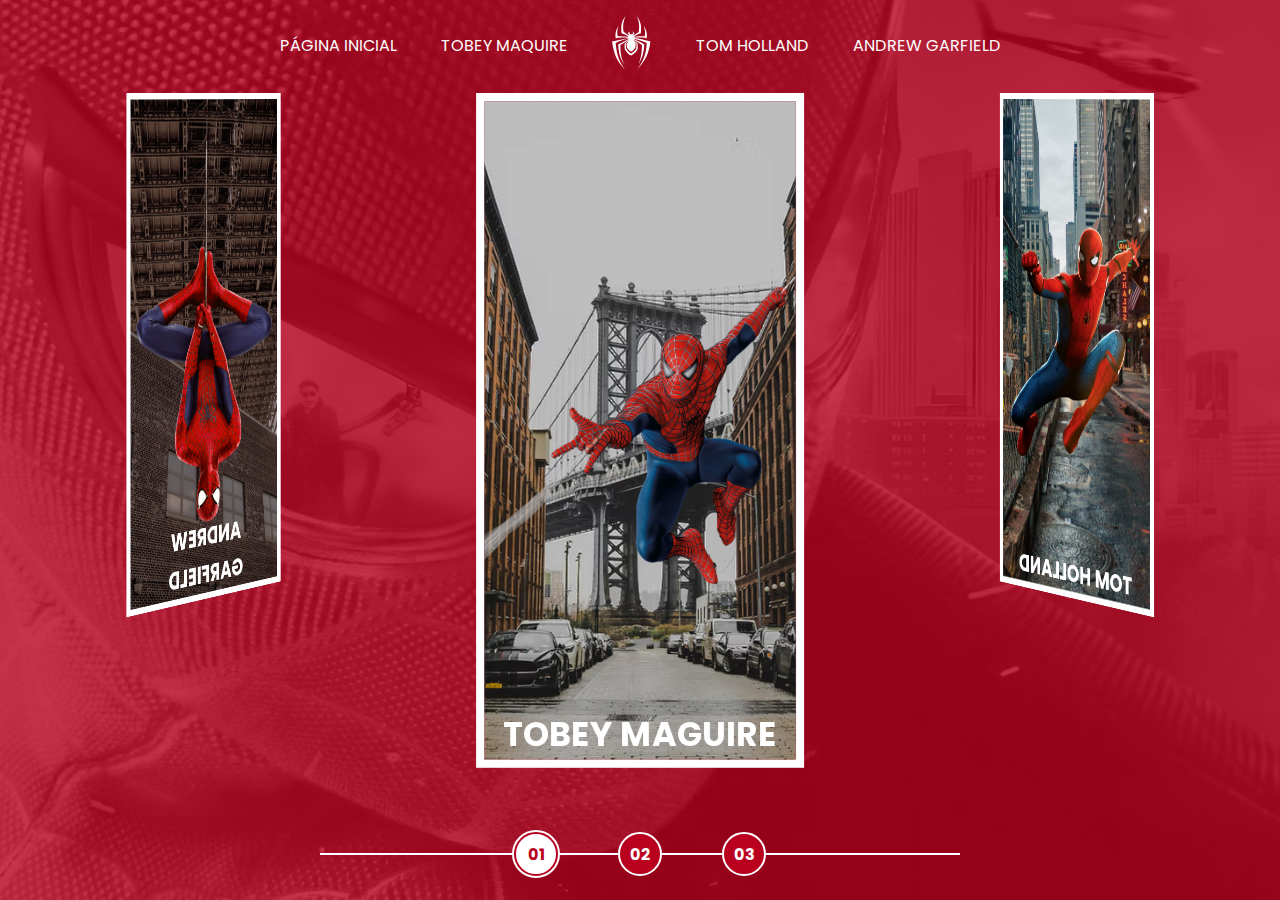
<file: index.html>
<!DOCTYPE html>
<html lang="pt-br">
  <head>
    <meta charset="UTF-8" />
    <meta name="viewport" content="width=device-width, initial-scale=1.0" />

    <link rel="stylesheet" href="./assets/css/home-page-styles.css" />

    <script src="./assets/scripts/index.js"></script>

    <title>Spider-Man | Multiversos</title>
  </head>
  <body>
    <nav class="s-menu">
      <ul>
        <li class="s-menu__item">
          <a href="/">Página Inicial</a>
        </li>
        <li class="s-menu__item">
          <a href="./pages/tobey-maguire/spiderman1.html">Tobey Maquire</a>
        </li>
        <li class="s-menu__item s-menu__icon">
          <img src="./assets/images/icons/spider.svg" alt="Icon Spider-Man" />
        </li>
        <li class="s-menu__item">
          <a href="./pages/tom-holland/spiderman1.html">Tom Holland</a>
        </li>
        <li class="s-menu__item">
          <a href="./pages/andrew-garfield/spiderman1.html">Andrew Garfield</a>
        </li>
      </ul>
    </nav>
    <div class="s-container">
      <div class="s-cards-carousel" style="transform: translateZ(-40vw) rotateY(0deg);">
        <a href="./pages/tobey-maguire/spiderman1.html" class="s-card" id="spider-man-01">
          <img class="s-card__background" src="./assets/images/pic-sm-bg-01.jpg" />
          <img class="s-card__image" src="./assets/images/spider-man-01.png" alt="Tobey Maquire" />
          <h2 class="s-card__title">Tobey Maguire</h2>
        </a>
  
        <a href="./pages/tom-holland/spiderman1.html" class="s-card" id="spider-man-02">
          <img class="s-card__background" src="./assets/images/pic-sm-bg-02.jpg" />
          <img class="s-card__image" src="./assets/images/spider-man-02.png" alt="Tom Holland" />
          <h2 class="s-card__title">Tom Holland</h2>
        </a>
        
        <a href="./pages/andrew-garfield/spiderman1.html" class="s-card" id="spider-man-03">
          <img class="s-card__background" src="./assets/images/pic-sm-bg-03.jpg" />
          <img class="s-card__image" src="./assets/images/spider-man-03.png" alt="Andrew Garfield" />
          <h2 class="s-card__title">Andrew Garfield</h2>
        </a>
      </div>
    </div>

    <div class="s-controller">
      <div id="1" onclick="selectCarouselItem(this)" class="s-controller__button s-controller__button--active">
        01
      </div>
      <div id="2" onclick="selectCarouselItem(this)" class="s-controller__button">
        02</div>
      <div id="3" onclick="selectCarouselItem(this)" class="s-controller__button">
        03
      </div>
    
      <div class="s-controller__line"></div>
    </div>
  </body>
</html>
</file>
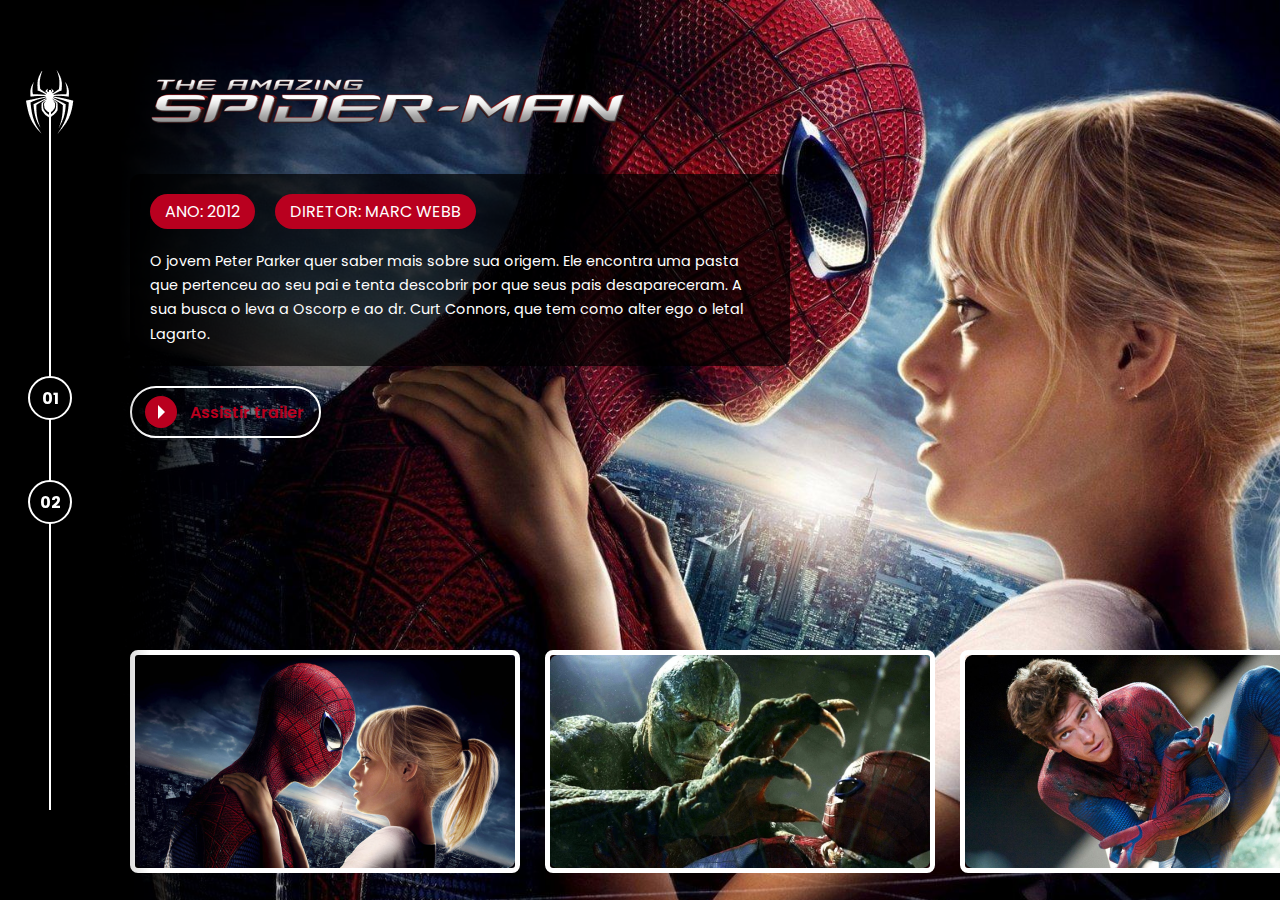
<file: pages/andrew-garfield/spiderman1.html>
<!DOCTYPE html>
<html lang="pt-br">
  <head>
    <meta charset="UTF-8" />
    <meta name="viewport" content="width=device-width, initial-scale=1.0" />

    <link rel="stylesheet" href="../../assets/css/internal.css">
    
    <link
      rel="stylesheet"
      href="https://cdn.jsdelivr.net/npm/@fancyapps/ui@4.0/dist/fancybox.css"
    />

    <title>Multiverso | Spider-Man</title>
  </head>
  <body>
    <div class="s-wrapper s-spiderman-02-01">
      <div class="s-left-column">
        <nav class="navigator">
          <div class="navigator__icon">
            <a href="../../index.html">
              <img
                src="../../assets/images/icons/spiderman1.png"
                alt="Icon Spider-man"
              />
            </a>
          </div>
          <ul>
            <li><a href="./spiderman1.html">01</a></li>
            <li><a href="./spiderman2.html">02</a></li>
        </nav>
      </div>
      <!-- FIM - Coluna da esquerda com menu (Left Column with menu)  -->

      <div class="s-main-content">
        <div class="s-main-content__top">
          <div class="s-logo">
            <img class="teste"
              src="../../assets/images/spiderman-andrew/movie-01/logo.png"
            />
          </div>

          <div class="s-description">
            <div class="pills">
              <ul>
                <li>Ano: 2012</li>
                <li>Diretor: Marc Webb</li>
              </ul>
            </div>

            <div class="s-description__text">
              <p>
                O jovem Peter Parker quer saber mais sobre sua origem. Ele encontra uma pasta que pertenceu ao seu pai e tenta descobrir por que seus pais desapareceram. A sua busca o leva a Oscorp e ao dr. Curt Connors, que tem como alter ego o letal Lagarto.
              </p>
            </div>
          </div>

          <div class="s-links">
            <ul>
              <li>
                <a
                  href="https://youtu.be/-tnxzJ0SSOw?si=EKsSULPzWEYfINk5"
                  class="link-button"
                  target="_blank"
                >
                  <span class="icon">
                    <div class="play-icon">&nbsp;</div>
                  </span>
                  <span class="label"> Assistir trailer </span>
                </a>
              </li>
            </ul>
          </div>
        </div>

        <div class="s-main-content__bottom">
          <div class="gallery">
            <ul>
              <li>
                <a data-fancybox href="../../assets/images/spiderman-andrew/movie-01/gallery/imagem1.full.jpg">
                  <img
                    src="../../assets/images/spiderman-andrew/movie-01/gallery/image-01.png"
                  />
                </a>
              </li>

              <li>
                <a data-fancybox href="../../assets/images/spiderman-andrew/movie-01/gallery/imagem2.full.jpg">
                  <img
                    src="../../assets/images/spiderman-andrew/movie-01/gallery/image-02.png"
                  />
                </a>
              </li>

              <li>
                <a data-fancybox href="../../assets/images/spiderman-andrew/movie-01/gallery/imagem3.full.jpg">
                  <img
                    src="../../assets/images/spiderman-andrew/movie-01/gallery/image-03.png"
                  />
                </a>
              </li>
            </ul>
          </div>
        </div>
      </div>
    </div>

    <script src="https://cdn.jsdelivr.net/npm/@fancyapps/ui@4.0/dist/fancybox.umd.js"></script>
  </body>
</html>
</file>
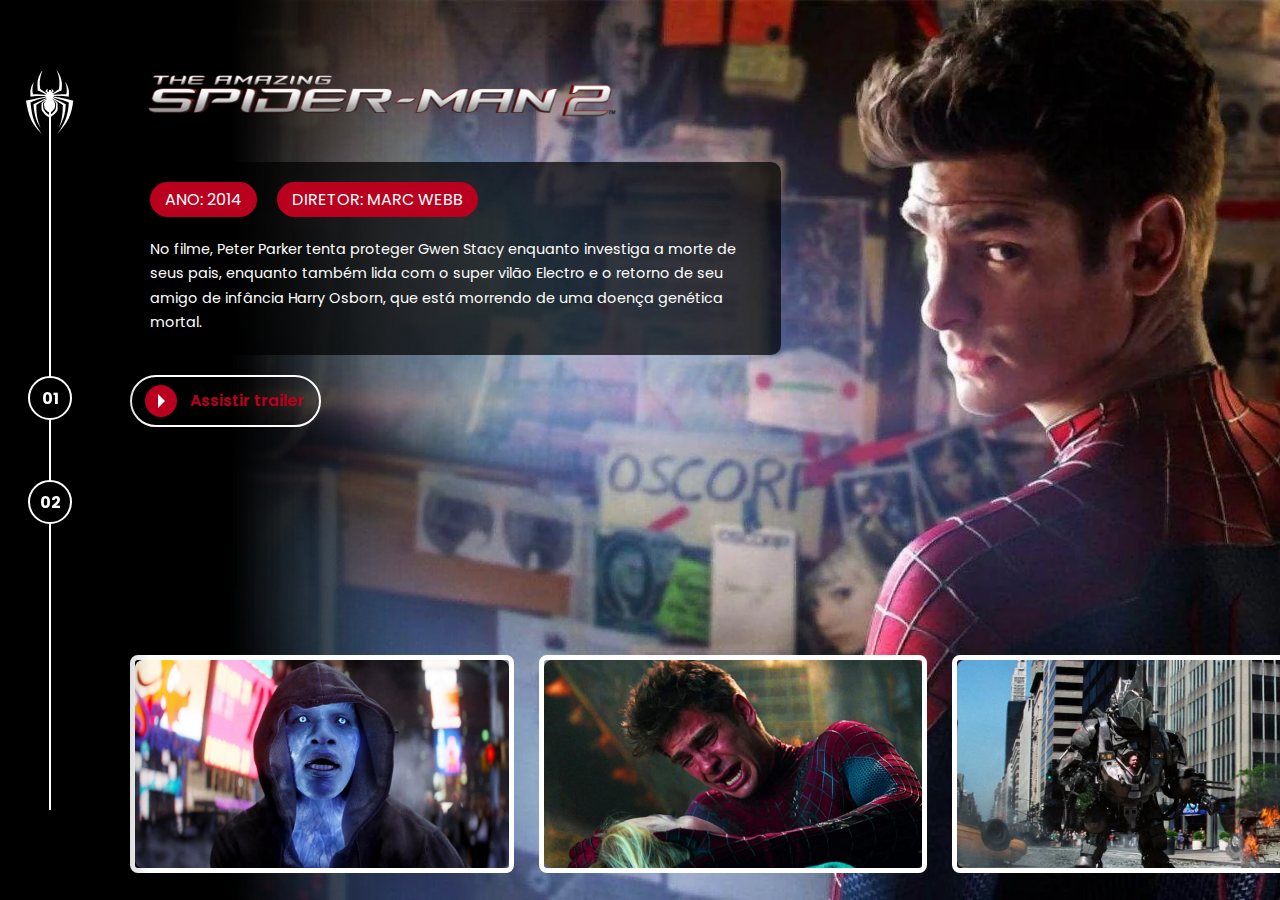
<file: pages/andrew-garfield/spiderman2.html>
<!DOCTYPE html>
<html lang="pt-br">
  <head>
    <meta charset="UTF-8" />
    <meta name="viewport" content="width=device-width, initial-scale=1.0" />

    <link rel="stylesheet" href="/assets/css/internal.css" />
    <link rel="stylesheet" href="../../assets/css/internal.css">
    <link
      rel="stylesheet"
      href="https://cdn.jsdelivr.net/npm/@fancyapps/ui@4.0/dist/fancybox.css"
    />

    <title>Multiverso | Spider-Man</title>
  </head>
  <body>
    <div class="s-wrapper s-spiderman-02-02">
      <div class="s-left-column">
        <nav class="navigator">
          <div class="navigator__icon">
            <a href="../../index.html">
              <img
                src="../../assets/images/icons/spiderman1.png"
                alt="Icon Spider-man"
              />
            </a>
          </div>
          <ul>
            <li><a href="./spiderman1.html">01</a></li>
            <li><a href="./spiderman2.html">02</a></li>
        </nav>
      </div>
      <!-- FIM - Coluna da esquerda com menu (Left Column with menu)  -->

      <div class="s-main-content">
        <div class="s-main-content__top">
          <div class="s-logo">
            <img class="teste"
              src="../../assets/images/spiderman-andrew/movie-02/logo.png"
            />
          </div>

          <div class="s-description">
            <div class="pills">
              <ul>
                <li>Ano: 2014</li>
                <li>Diretor: Marc Webb</li>
              </ul>
            </div>

            <div class="s-description__text">
              <p>
                No filme, Peter Parker tenta proteger Gwen Stacy enquanto investiga a morte de seus pais, enquanto também lida com o super vilão Electro e o retorno de seu amigo de infância Harry Osborn, que está morrendo de uma doença genética mortal.
              </p>
            </div>
          </div>

          <div class="s-links">
            <ul>
              <li>
                <a
                  href="https://youtu.be/nbp3Ra3Yp74?si=ls8wNYN85Fncoj1y"
                  class="link-button"
                  target="_blank"
                >
                  <span class="icon">
                    <div class="play-icon">&nbsp;</div>
                  </span>
                  <span class="label"> Assistir trailer </span>
                </a>
              </li>
            </ul>
          </div>
        </div>

        <div class="s-main-content__bottom">
          <div class="gallery">
            <ul>
              <li>
                <a data-fancybox href="../../assets/images/spiderman-andrew/movie-02/gallery/imagem1.full.webp">
                  <img
                    src="../../assets/images/spiderman-andrew/movie-02/gallery/image-01.png"
                  />
                </a>
              </li>

              <li>
                <a data-fancybox href="../../assets/images/spiderman-andrew/movie-02/gallery/imagem2.full.webp">
                  <img
                    src="../../assets/images/spiderman-andrew/movie-02/gallery/image-02.png"
                    />
                </a>
              </li>

              <li>
                <a data-fancybox href="../../assets/images/spiderman-andrew/movie-02/gallery/imagem3.full.webp">
                  <img
                    src="../../assets/images/spiderman-andrew/movie-02/gallery/image-03.png"
                    />
                </a>
              </li>
            </ul>
          </div>
        </div>
      </div>
    </div>

    <script src="https://cdn.jsdelivr.net/npm/@fancyapps/ui@4.0/dist/fancybox.umd.js"></script>
  </body>
</html>
</file>
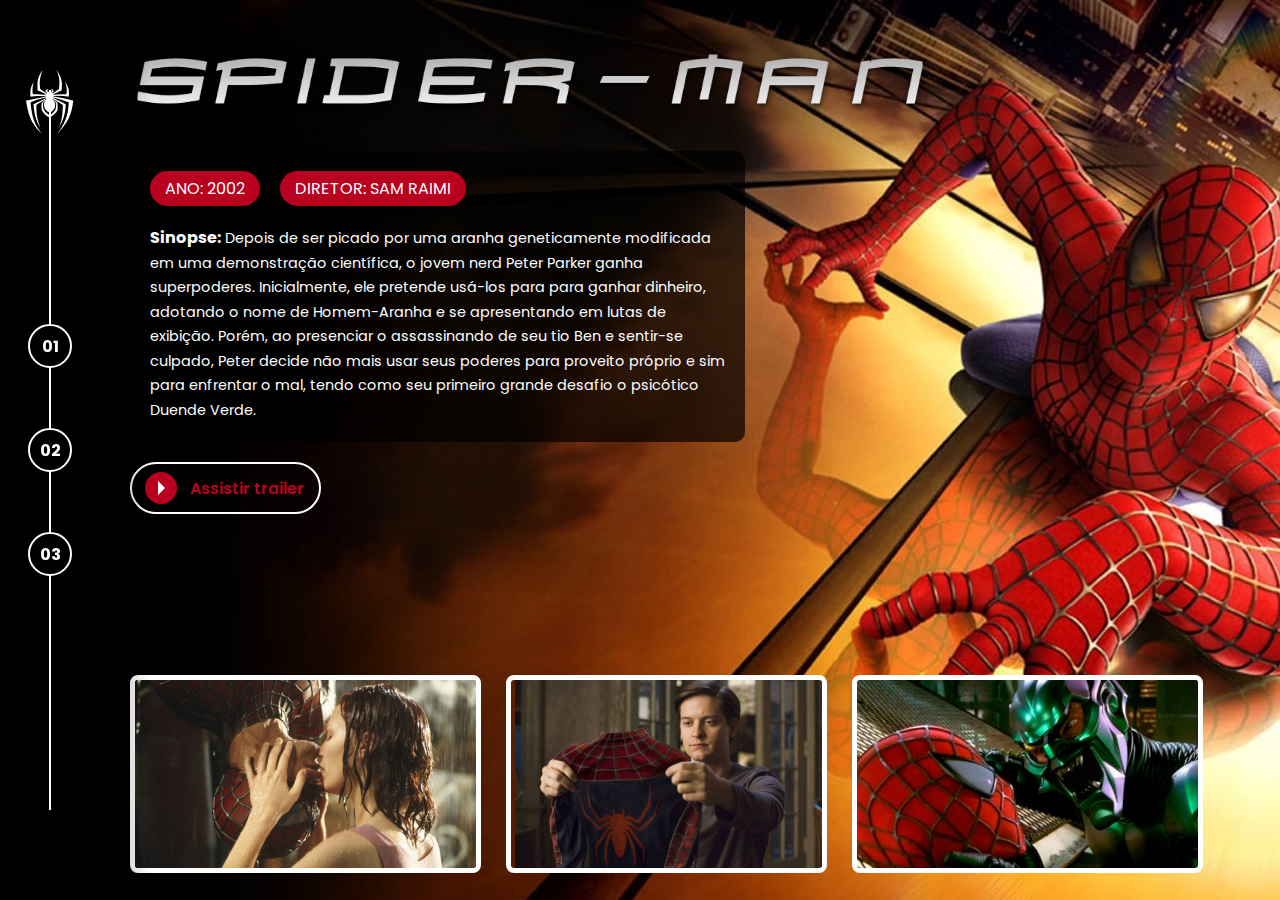
<file: pages/tobey-maguire/spiderman1.html>
<!DOCTYPE html>
<html lang="pt-br">
  <head>
    <meta charset="UTF-8" />
    <meta name="viewport" content="width=device-width, initial-scale=1.0" />

    <link rel="stylesheet" href="../../assets/css/internal.css">
    <link
      rel="stylesheet"
      href="https://cdn.jsdelivr.net/npm/@fancyapps/ui@4.0/dist/fancybox.css"
    />

    <title>Multiverso | Spider-Man</title>
  </head>
  <body>
    <div class="s-wrapper s-spiderman-01-01">
      <div class="s-left-column">
        <nav class="navigator">
          <div class="navigator__icon">
            <a href="../../index.html">
              <img
                src="../../assets/images/icons/spiderman1.png"
                alt="Icon Spider-man"
              />
            </a>
          </div>
          <ul>
            <li><a href="./spiderman1.html">01</a></li>
            <li><a href="./spiderman2.html">02</a></li>
            <li><a href="./spiderman3.html">03</a></li>
          </ul>
        </nav>
      </div>
      <!-- FIM - Coluna da esquerda com menu (Left Column with menu)  -->

      <div class="s-main-content">
        <div class="s-main-content__top">
          <div class="s-logo">
            <img
              src="../../assets/images/spiderman-tobey/movie-01/logo.png"
              alt="Spiderman (2002)"
              title="Spiderman (2002)"
            />
          </div>

          <div class="s-description">
            <div class="pills">
              <ul>
                <li>Ano: 2002</li>
                <li>Diretor: Sam Raimi</li>
              </ul>
            </div>

            <div class="s-description__text">
              <p>
                <strong>Sinopse:</strong>&nbsp;Depois de ser picado por uma
                aranha geneticamente modificada em uma demonstração científica,
                o jovem nerd Peter Parker ganha superpoderes. Inicialmente, ele
                pretende usá-los para para ganhar dinheiro, adotando o nome de
                Homem-Aranha e se apresentando em lutas de exibição. Porém, ao
                presenciar o assassinando de seu tio Ben e sentir-se culpado,
                Peter decide não mais usar seus poderes para proveito próprio e
                sim para enfrentar o mal, tendo como seu primeiro grande desafio
                o psicótico Duende Verde.
              </p>
            </div>
          </div>

          <div class="s-links">
            <ul>
              <li>
                <a
                  href="https://www.youtube.com/watch?v=TYMMOjBUPMM"
                  class="link-button"
                  target="_blank"
                >
                  <span class="icon">
                    <div class="play-icon">&nbsp;</div>
                  </span>
                  <span class="label"> Assistir trailer </span>
                </a>
              </li>
            </ul>
          </div>
        </div>

        <div class="s-main-content__bottom">
          <div class="gallery">
            <ul>
              <li>
                <a data-fancybox href="../../assets/images/spiderman-tobey/movie-01/gallery/image-01-full.jpg">
                  <img
                    src="../../assets/images/spiderman-tobey/movie-01/gallery/image-01.png"
                  />
                </a>
              </li>

              <li>
                <a data-fancybox href="../../assets/images/spiderman-tobey/movie-01/gallery/image-02-full.jpg">
                  <img
                    src="../../assets/images/spiderman-tobey/movie-01/gallery/image-02.png"
                  />
                </a>
              </li>

              <li>
                <a data-fancybox href="../../assets/images/spiderman-tobey/movie-01/gallery/image-03-full.jpg">
                  <img
                    src="../../assets/images/spiderman-tobey/movie-01/gallery/image-03.png"
                  />
                </a>
              </li>
            </ul>
          </div>
        </div>
      </div>
    </div>

    <script src="https://cdn.jsdelivr.net/npm/@fancyapps/ui@4.0/dist/fancybox.umd.js"></script>
  </body>
</html>
</file>
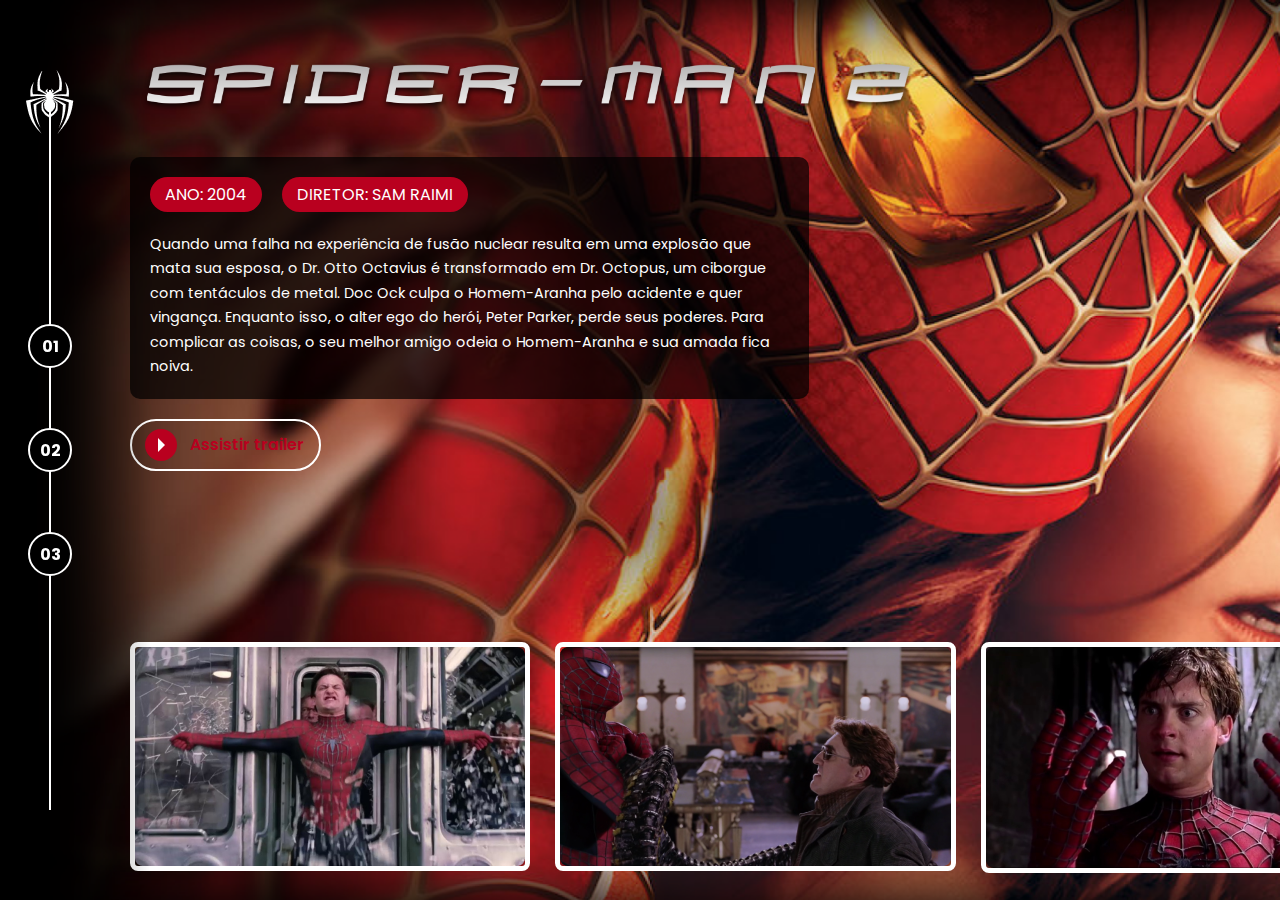
<file: pages/tobey-maguire/spiderman2.html>
<!DOCTYPE html>
<html lang="pt-br">
  <head>
    <meta charset="UTF-8" />
    <meta name="viewport" content="width=device-width, initial-scale=1.0" />

    <link rel="stylesheet" href="../../assets/css/internal.css">
    <link
      rel="stylesheet"
      href="https://cdn.jsdelivr.net/npm/@fancyapps/ui@4.0/dist/fancybox.css"
    />

    <title>Multiverso | Spider-Man</title>
  </head>
  <body>
    <div class="s-wrapper s-spiderman-01-02">
      <div class="s-left-column">
        <nav class="navigator">
          <div class="navigator__icon">
            <a href="../../index.html">
              <img
                src="../../assets/images/icons/spiderman1.png"
                alt="Icon Spider-man"
              />
            </a>
          </div>
          <ul>
            <li><a href="./spiderman1.html">01</a></li>
            <li><a href="./spiderman2.html">02</a></li>
            <li><a href="./spiderman3.html">03</a></li>
          </ul>
        </nav>
      </div>
      <!-- FIM - Coluna da esquerda com menu (Left Column with menu)  -->

      <div class="s-main-content">
        <div class="s-main-content__top">
          <div class="s-logo">
            <img
              src="../../assets/images/spiderman-tobey/movie-02/logo.png"
              alt="Spiderman (2002)"
              title="Spiderman (2002)"
            />
          </div>

          <div class="s-description">
            <div class="pills">
              <ul>
                <li>Ano: 2004</li>
                <li>Diretor: Sam Raimi</li>
              </ul>
            </div>

            <div class="s-description__text">
              <p>
                Quando uma falha na experiência de fusão nuclear resulta em uma explosão que mata sua esposa, o Dr. Otto Octavius é transformado em Dr. Octopus, um ciborgue com tentáculos de metal. Doc Ock culpa o Homem-Aranha pelo acidente e quer vingança. Enquanto isso, o alter ego do herói, Peter Parker, perde seus poderes. Para complicar as coisas, o seu melhor amigo odeia o Homem-Aranha e sua amada fica noiva.
              </p>
            </div>
          </div>

          <div class="s-links">
            <ul>
              <li>
                <a
                  href="https://youtu.be/1s9Yln0YwCw?si=xGRca0E3I7smGF1s"
                  class="link-button"
                  target="_blank"
                >
                  <span class="icon">
                    <div class="play-icon">&nbsp;</div>
                  </span>
                  <span class="label"> Assistir trailer </span>
                </a>
              </li>
            </ul>
          </div>
        </div>

        <div class="s-main-content__bottom">
          <div class="gallery">
            <ul>
              <li>
                <a data-fancybox href="../../assets/images/spiderman-tobey/movie-02/gallery/imagem1.full.avif">
                  <img
                    src="../../assets/images/spiderman-tobey/movie-02/gallery/imagem1.png"
                  />
                </a>
              </li>

              <li>
                <a data-fancybox href="../../assets/images/spiderman-tobey/movie-02/gallery/imagem2.full.jpg">
                  <img
                    src="../../assets/images/spiderman-tobey/movie-02/gallery/imagem2.png"
                  />
                </a>
              </li>

              <li>
                <a data-fancybox href="../../assets/images/spiderman-tobey/movie-02/gallery/imagem3.full.jpg">
                  <img
                    src="../../assets/images/spiderman-tobey/movie-02/gallery/imagem3.png"
                  />
                </a>
              </li>
            </ul>
          </div>
        </div>
      </div>
    </div>

    <script src="https://cdn.jsdelivr.net/npm/@fancyapps/ui@4.0/dist/fancybox.umd.js"></script>
  </body>
</html>
</file>
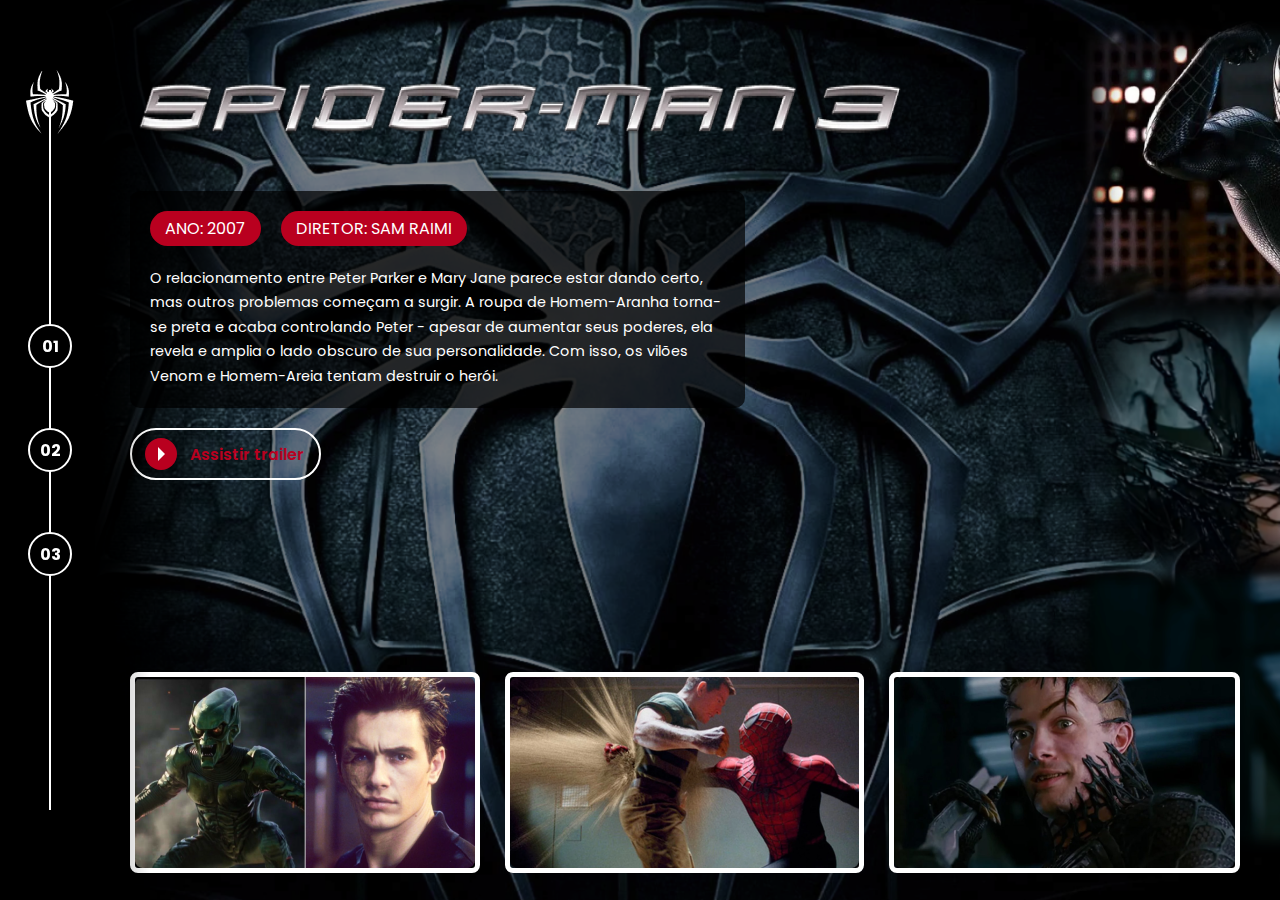
<file: pages/tobey-maguire/spiderman3.html>
<!DOCTYPE html>
<html lang="pt-br">
  <head>
    <meta charset="UTF-8" />
    <meta name="viewport" content="width=device-width, initial-scale=1.0" />

    <link rel="stylesheet" href="../../assets/css/internal.css">
    <link
      rel="stylesheet"
      href="https://cdn.jsdelivr.net/npm/@fancyapps/ui@4.0/dist/fancybox.css"
    />

    <title>Multiverso | Spider-Man</title>
  </head>
  <body>
    <div class="s-wrapper s-spiderman-01-03">
      <div class="s-left-column">
        <nav class="navigator">
          <div class="navigator__icon">
            <a href="../../index.html">
              <img
                src="../../assets/images/icons/spiderman1.png"
                alt="Icon Spider-man"
              />
            </a>
          </div>
          <ul>
            <li><a href="./spiderman1.html">01</a></li>
            <li><a href="./spiderman2.html">02</a></li>
            <li><a href="./spiderman3.html">03</a></li>
          </ul>
        </nav>
      </div>
      <!-- FIM - Coluna da esquerda com menu (Left Column with menu)  -->

      <div class="s-main-content">
        <div class="s-main-content__top">
          <div class="s-logo">
            <img
              src="../../assets/images/spiderman-tobey/movie-03/logo.png"
              alt="Spiderman (2002)"
              title="Spiderman (2002)"
            />
          </div>

          <div class="s-description">
            <div class="pills">
              <ul>
                <li>Ano: 2007</li>
                <li>Diretor: Sam Raimi</li>
              </ul>
            </div>

            <div class="s-description__text">
              <p>
                O relacionamento entre Peter Parker e Mary Jane parece estar dando certo, mas outros problemas começam a surgir. A roupa de Homem-Aranha torna-se preta e acaba controlando Peter - apesar de aumentar seus poderes, ela revela e amplia o lado obscuro de sua personalidade. Com isso, os vilões Venom e Homem-Areia tentam destruir o herói.
              </p>
            </div>
          </div>

          <div class="s-links">
            <ul>
              <li>
                <a
                  href="https://youtu.be/e5wUilOeOmg?si=Vw3_EDZ4snsCX5Bd"
                  class="link-button"
                  target="_blank"
                >
                  <span class="icon">
                    <div class="play-icon">&nbsp;</div>
                  </span>
                  <span class="label"> Assistir trailer </span>
                </a>
              </li>
            </ul>
          </div>
        </div>

        <div class="s-main-content__bottom">
          <div class="gallery">
            <ul>
              <li>
                <a data-fancybox href="../../assets/images/spiderman-tobey/movie-03/galerry/imagem1.full.jpg">
                  <img
                    src="../../assets/images/spiderman-tobey/movie-03/galerry/imagem1.png"
                  />
                </a>
              </li>

              <li>
                <a data-fancybox href="../../assets/images/spiderman-tobey/movie-03/galerry/imagem2.full.jpg">
                  <img
                    src="../../assets/images/spiderman-tobey/movie-03/galerry/imagem2.png"
                  />
                </a>
              </li>

              <li>
                <a data-fancybox href="../../assets/images/spiderman-tobey/movie-03/galerry/imagem3.full.jpeg">
                  <img
                    src="../../assets/images/spiderman-tobey/movie-03/galerry/imagem3.png"
                  />
                </a>
              </li>
            </ul>
          </div>
        </div>
      </div>
    </div>

    <script src="https://cdn.jsdelivr.net/npm/@fancyapps/ui@4.0/dist/fancybox.umd.js"></script>
  </body>
</html>
</file>
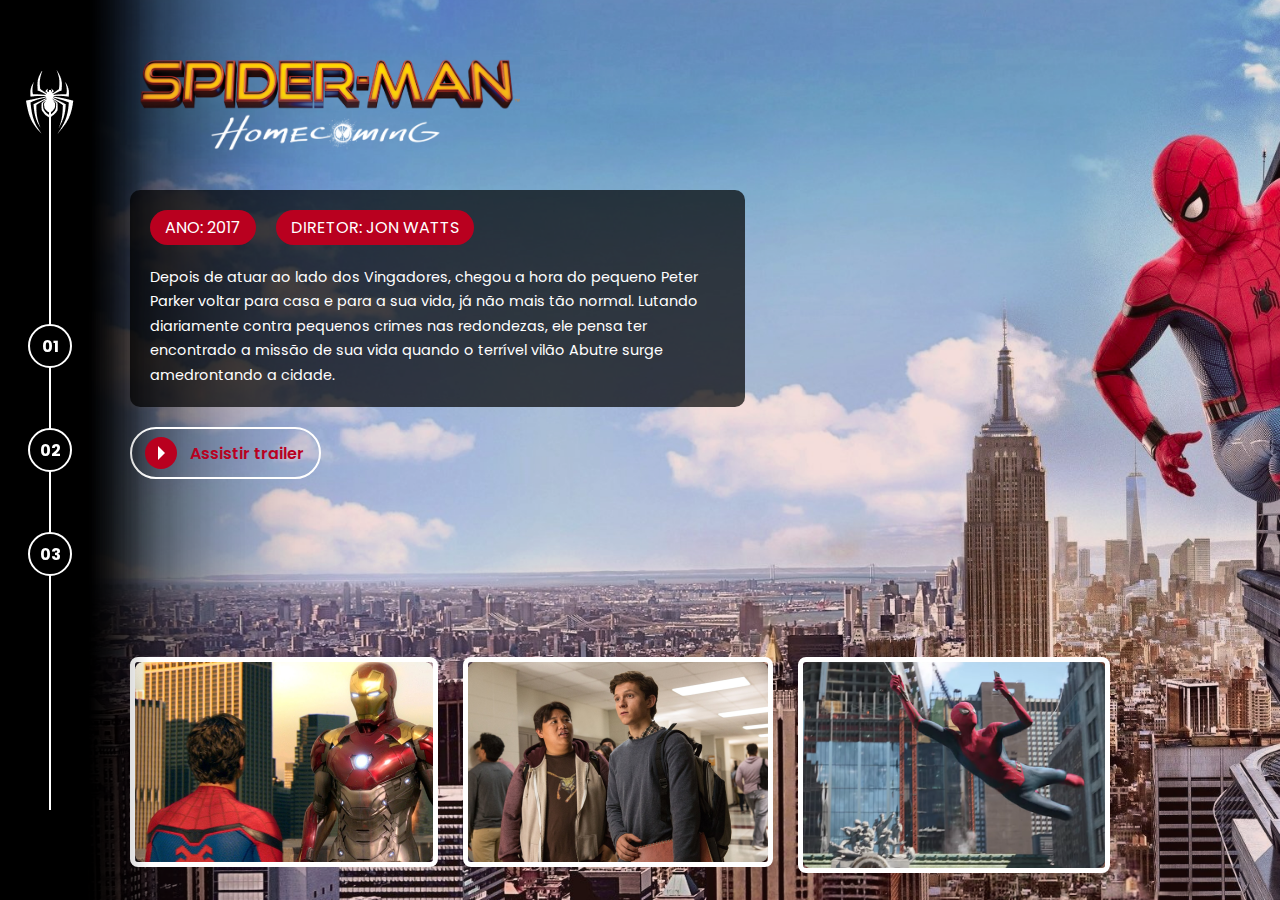
<file: pages/tom-holland/spiderman1.html>
<!DOCTYPE html>
<html lang="pt-br">
  <head>
    <meta charset="UTF-8" />
    <meta name="viewport" content="width=device-width, initial-scale=1.0" />

    <link rel="stylesheet" href="../../assets/css/internal.css">
    <link
      rel="stylesheet"
      href="https://cdn.jsdelivr.net/npm/@fancyapps/ui@4.0/dist/fancybox.css"
    />

    <title>Multiverso | Spider-Man</title>
  </head>
  <body>
    <div class="s-wrapper s-spiderman-03-01">
      <div class="s-left-column">
        <nav class="navigator">
          <div class="navigator__icon">
            <a href="../../index.html">
              <img
                src="../../assets/images/icons/spiderman1.png"
                alt="Icon Spider-man"
              />
            </a>
          </div>
          <ul>
            <li><a href="./spiderman1.html">01</a></li>
            <li><a href="./spiderman2.html">02</a></li>
            <li><a href="./spiderman3.html">03</a></li>
          </ul>
        </nav>
      </div>
      <!-- FIM - Coluna da esquerda com menu (Left Column with menu)  -->

      <div class="s-main-content">
        <div class="s-main-content__top">
          <div class="s-logo">
            <img class="teste2"
              src="../../assets/images/spiderman-tom/movie-01/logo.png"
            />
          </div>

          <div class="s-description">
            <div class="pills">
              <ul>
                <li>Ano: 2017</li>
                <li>Diretor: Jon Watts</li>
              </ul>
            </div>

            <div class="s-description__text">
              <p>
                Depois de atuar ao lado dos Vingadores, chegou a hora do pequeno Peter Parker voltar para casa e para a sua vida, já não mais tão normal. Lutando diariamente contra pequenos crimes nas redondezas, ele pensa ter encontrado a missão de sua vida quando o terrível vilão Abutre surge amedrontando a cidade.
              </p>
            </div>
          </div>

          <div class="s-links">
            <ul>
              <li>
                <a
                  href="https://youtu.be/rk-dF1lIbIg?si=D4_heHHEk_n1fdJ-"
                  class="link-button"
                  target="_blank"
                >
                  <span class="icon">
                    <div class="play-icon">&nbsp;</div>
                  </span>
                  <span class="label"> Assistir trailer </span>
                </a>
              </li>
            </ul>
          </div>
        </div>

        <div class="s-main-content__bottom">
          <div class="gallery">
            <ul>
              <li>
                <a data-fancybox href="../../assets/images/spiderman-tom/movie-01/gallery/imagem2.full.jpg">
                  <img
                    src="../../assets/images/spiderman-tom/movie-01/gallery/imagem2.png"
                  />
                </a>
              </li>

              <li>
                <a data-fancybox href="../../assets/images/spiderman-tom/movie-01/gallery/imagem3.full.jpg">
                  <img
                    src="../../assets/images/spiderman-tom/movie-01/gallery/imagem3.png"
                  />
                </a>
              </li>

              <li>
                <a data-fancybox href="../../assets/images/spiderman-tom/movie-01/gallery/imagem1.full.webp">
                  <img
                    src="../../assets/images/spiderman-tom/movie-01/gallery/imagem1.png"
                  />
                </a>
              </li>
            </ul>
          </div>
        </div>
      </div>
    </div>

    <script src="https://cdn.jsdelivr.net/npm/@fancyapps/ui@4.0/dist/fancybox.umd.js"></script>
  </body>
</html>
</file>
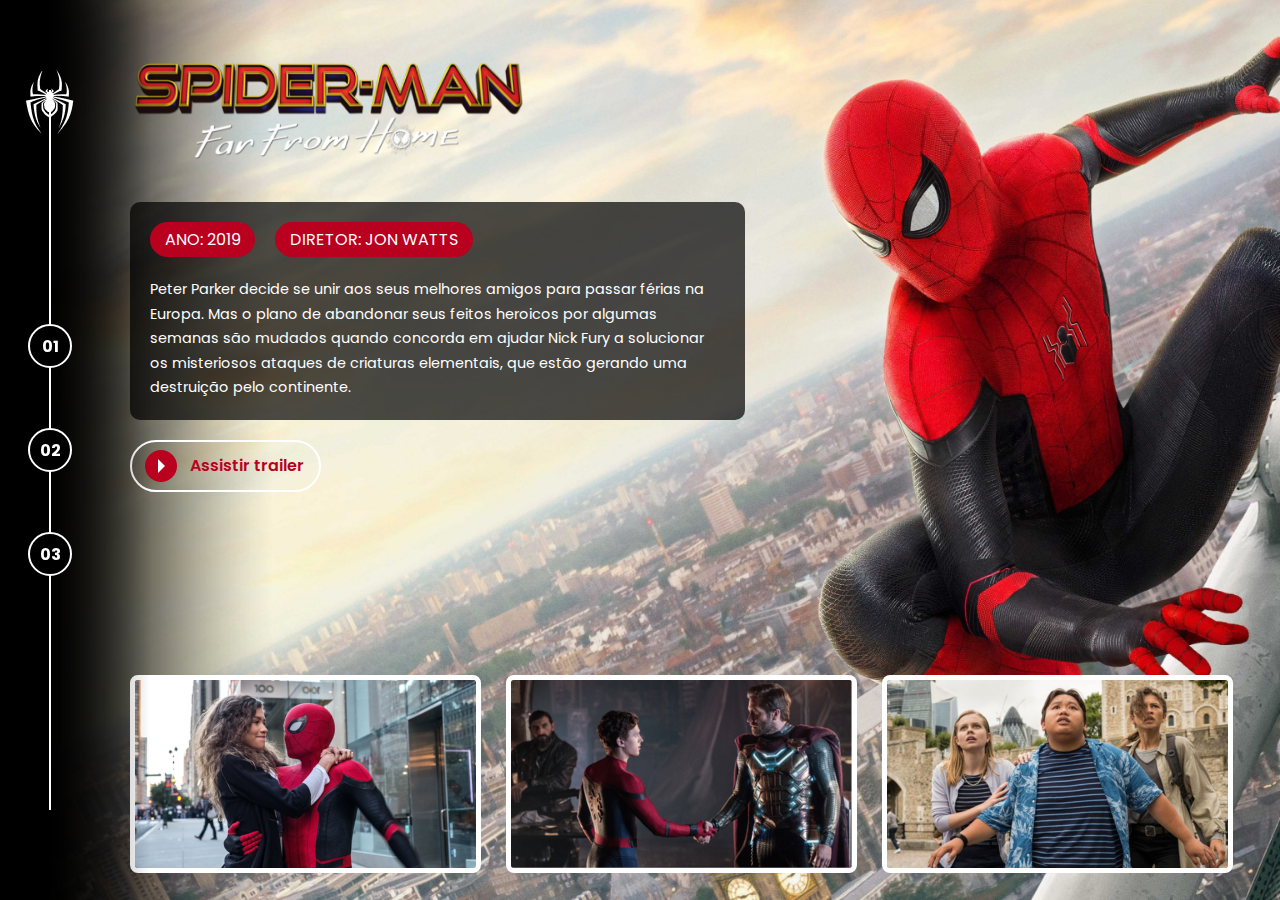
<file: pages/tom-holland/spiderman2.html>
<!DOCTYPE html>
<html lang="pt-br">
  <head>
    <meta charset="UTF-8" />
    <meta name="viewport" content="width=device-width, initial-scale=1.0" />

    <link rel="stylesheet" href="../../assets/css/internal.css">
    <link
      rel="stylesheet"
      href="https://cdn.jsdelivr.net/npm/@fancyapps/ui@4.0/dist/fancybox.css"
    />

    <title>Multiverso | Spider-Man</title>
  </head>
  <body>
    <div class="s-wrapper s-spiderman-03-02">
      <div class="s-left-column">
        <nav class="navigator">
          <div class="navigator__icon">
            <a href="../../index.html">
              <img
                src="../../assets/images/icons/spiderman1.png"
                alt="Icon Spider-man"
              />
            </a>
          </div>
          <ul>
            <li><a href="./spiderman1.html">01</a></li>
            <li><a href="./spiderman2.html">02</a></li>
            <li><a href="./spiderman3.html">03</a></li>
          </ul>
        </nav>
      </div>
      <!-- FIM - Coluna da esquerda com menu (Left Column with menu)  -->

      <div class="s-main-content">
        <div class="s-main-content__top">
          <div class="s-logo">
            <img class="teste2"
              src="../../assets/images/spiderman-tom/movie-02/logo.png"
            />
          </div>

          <div class="s-description">
            <div class="pills">
              <ul>
                <li>Ano: 2019</li>
                <li>Diretor: Jon Watts</li>
              </ul>
            </div>

            <div class="s-description__text">
              <p>
                Peter Parker decide se unir aos seus melhores amigos para passar férias na Europa. Mas o plano de abandonar seus feitos heroicos por algumas semanas são mudados quando concorda em ajudar Nick Fury a solucionar os misteriosos ataques de criaturas elementais, que estão gerando uma destruição pelo continente.
              </p>
            </div>
          </div>

          <div class="s-links">
            <ul>
              <li>
                <a
                  href="https://youtu.be/Nt9L1jCKGnE?si=I-iPwcCoT3SyUSjF"
                  class="link-button"
                  target="_blank"
                >
                  <span class="icon">
                    <div class="play-icon">&nbsp;</div>
                  </span>
                  <span class="label"> Assistir trailer </span>
                </a>
              </li>
            </ul>
          </div>
        </div>

        <div class="s-main-content__bottom">
          <div class="gallery">
            <ul>
              <li>
                <a data-fancybox href="../../assets/images/spiderman-tom/movie-02/gallery/imagem1.full.png">
                  <img
                    src="../../assets/images/spiderman-tom/movie-02/gallery/imagem1.png"
                  />
                </a>
              </li>

              <li>
                <a data-fancybox href="../../assets/images/spiderman-tom/movie-02/gallery/imagem2.full.png">
                  <img
                    src="../../assets/images/spiderman-tom/movie-02/gallery/imagem2.png"
                  />
                </a>
              </li>

              <li>
                <a data-fancybox href="../../assets/images/spiderman-tom/movie-02/gallery/imagem3.full.jpg">
                  <img
                    src="../../assets/images/spiderman-tom/movie-02/gallery/imagem3.png"
                  />
                </a>
              </li>

            </ul>
          </div>
        </div>
      </div>
    </div>

    <script src="https://cdn.jsdelivr.net/npm/@fancyapps/ui@4.0/dist/fancybox.umd.js"></script>
  </body>
</html>
</file>
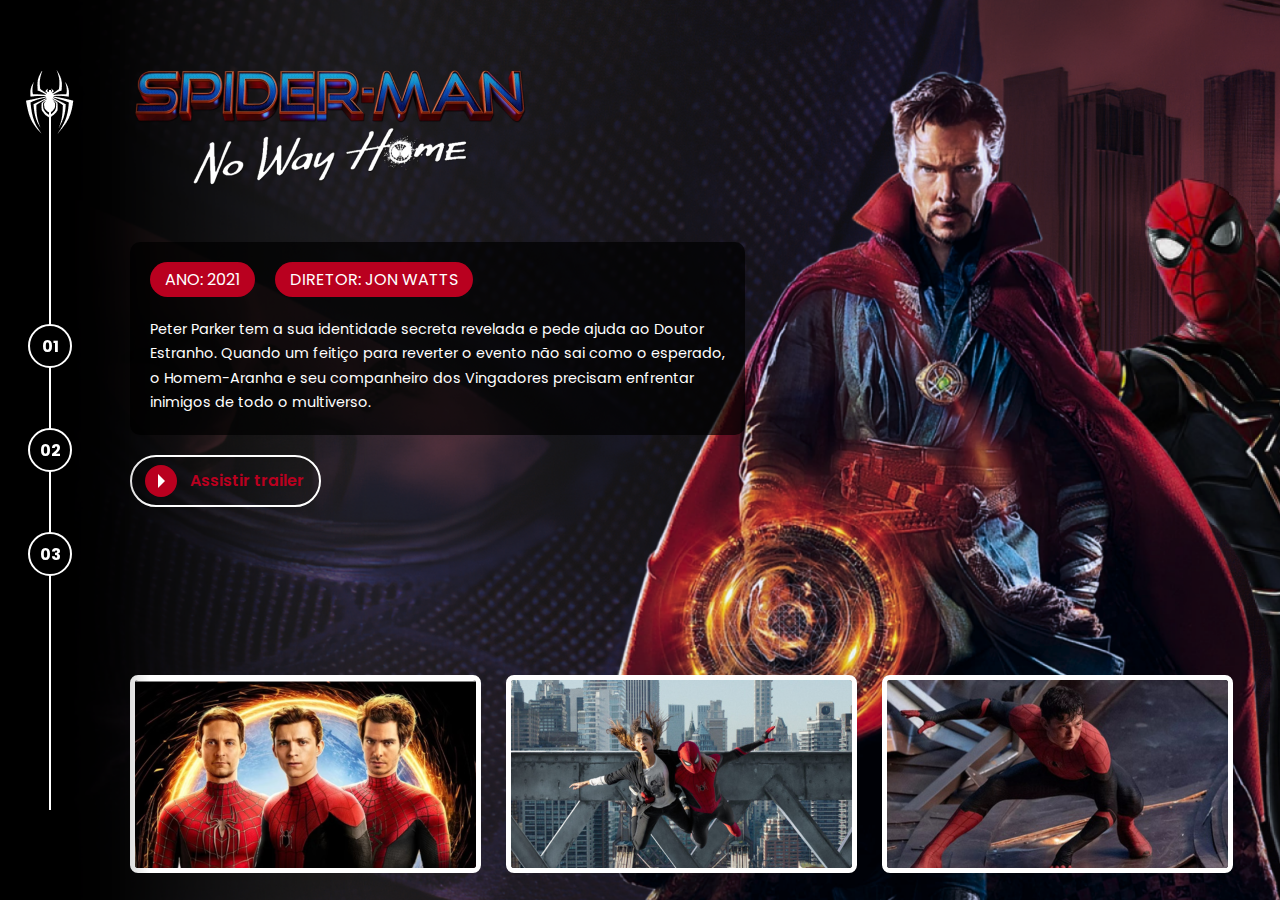
<file: pages/tom-holland/spiderman3.html>
<!DOCTYPE html>
<html lang="pt-br">
  <head>
    <meta charset="UTF-8" />
    <meta name="viewport" content="width=device-width, initial-scale=1.0" />

    <link rel="stylesheet" href="../../assets/css/internal.css">
    <link
      rel="stylesheet"
      href="https://cdn.jsdelivr.net/npm/@fancyapps/ui@4.0/dist/fancybox.css"
    />

    <title>Multiverso | Spider-Man</title>
  </head>
  <body>
    <div class="s-wrapper s-spiderman-03-03">
      <div class="s-left-column">
        <nav class="navigator">
          <div class="navigator__icon">
            <a href="../../index.html">
              <img
                src="../../assets/images/icons/spiderman1.png"
                alt="Icon Spider-man"
              />
            </a>
          </div>
          <ul>
            <li><a href="./spiderman1.html">01</a></li>
            <li><a href="./spiderman2.html">02</a></li>
            <li><a href="./spiderman3.html">03</a></li>
          </ul>
        </nav>
      </div>
      <!-- FIM - Coluna da esquerda com menu (Left Column with menu)  -->

      <div class="s-main-content">
        <div class="s-main-content__top">
          <div class="s-logo">
            <img class="teste2"
              src="../../assets/images/spiderman-tom/movie-03/logo.png"
            />
          </div>

          <div class="s-description">
            <div class="pills">
              <ul>
                <li>Ano: 2021</li>
                <li>Diretor: Jon Watts</li>
              </ul>
            </div>

            <div class="s-description__text">
              <p>
                Peter Parker tem a sua identidade secreta revelada e pede ajuda ao Doutor Estranho. Quando um feitiço para reverter o evento não sai como o esperado, o Homem-Aranha e seu companheiro dos Vingadores precisam enfrentar inimigos de todo o multiverso.
              </p>
            </div>
          </div>

          <div class="s-links">
            <ul>
              <li>
                <a
                  href="https://youtu.be/rt-2cxAiPJk?si=3ncy0qdE-CG4M1IS"
                  class="link-button"
                  target="_blank"
                >
                  <span class="icon">
                    <div class="play-icon">&nbsp;</div>
                  </span>
                  <span class="label"> Assistir trailer </span>
                </a>
              </li>
            </ul>
          </div>
        </div>

        <div class="s-main-content__bottom">
          <div class="gallery">
            <ul>
              <li>
                <a data-fancybox href="../../assets/images/spiderman-tom/movie-03/gallery/imagem1.full.avif">
                  <img
                    src="../../assets/images/spiderman-tom/movie-03/gallery/imagem1.png"
                  />
                </a>
              </li>

              <li>
                <a data-fancybox href="../../assets/images/spiderman-tom/movie-03/gallery/imagem2.full.jpg">
                  <img
                    src="../../assets/images/spiderman-tom/movie-03/gallery/imagem2.png"
                  />
                </a>
              </li>

              <li>
                <a data-fancybox href="../../assets/images/spiderman-tom/movie-03/gallery/imagem3.full.jpg">
                  <img
                    src="../../assets/images/spiderman-tom/movie-03/gallery/imagem3.png"
                  />
                </a>
              </li>
            </ul>
          </div>
        </div>
      </div>
    </div>

    <script src="https://cdn.jsdelivr.net/npm/@fancyapps/ui@4.0/dist/fancybox.umd.js"></script>
  </body>
</html>
</file>
<file: assets/css/home-page-styles.css>
@import url(./reset.css);
@import url(./global.css);

body {
    background-color: var(--primary-color);
}

body::before {
    content: "";
    background-image: url(../images/spider-man-background.jpg);
    background-repeat: no-repeat;
    background-position: center;
    background-size: cover;
    width: 100%;
    height: 100%;
    position: absolute;
    opacity: 0.2;
    transition: background-image 1s ease-in-out, opacity 1s ease-in-out;
}

.s-menu {
    padding: 1rem 0;
    width: 100%;
    text-align: center;
    position: relative;
}

.s-menu__item {
    display: inline-block;
    text-transform: uppercase;
    margin: 0 1.25rem;
}

.s-menu__icon {
    width: 2.5rem;
    margin: 0 1.25rem;
    vertical-align: middle;
}

.s-container {
    position: relative;
    display: flex;
    align-items: center;
    justify-content: space-evenly;
    perspective: 3000px;
}

.s-card {
    border: 0.5rem solid #fff;
    width: 100%;
    height: 70vh;
    position: absolute;
    transition: filter .5s ease-in-out;
}

.s-card:nth-child(1) {
    transform: rotateY(0deg) translateZ(50vw);
}

.s-card:nth-child(2) {
    transform: rotateY(120deg) translateZ(50vw);
}

.s-card:nth-child(3) {
    transform: rotateY(240deg) translateZ(50vw);
}

.s-card__background {
    width: 100%;
    height: 100%;
    object-fit: cover;
    position: absolute;
    opacity: 1;
    transition: opacity 1s ease-in-out;
}

.s-card__image {
    width: 100%;
    height: 100%;
    object-fit: contain;
    position: relative;
    transition: 1s ease-in-out;
}

.s-card__title {
    font-size: 2rem;
    text-transform: uppercase;
    text-align: center;
    position: absolute;
    width: 100%;
    bottom: 0;
    transition: bottom 1s ease-in-out;
}

.s-controller {
    position: absolute;
    display: flex;
    justify-content: center;
    align-items: center;
    margin-top: 3rem;
    bottom: 1.5rem;
    width: 100%;
}

.s-controller__button {
    display: flex;
    align-items: center;
    justify-content: center;
    width: 2.5rem;
    height: 2.5rem;
    border: 2px solid #fff;
    border-radius: 50%;
    background-color: var(--primary-color);
    text-align: center;
    font-size: 1rem;
    font-weight: bold;
    cursor: pointer;
    z-index: 1;
    transition: transform 0.3s ease-in-out;
}

.s-controller__button:hover {
    transform: scale(1.1);
}

.s-controller__button:nth-child(2) {
    margin: 0 3.75rem;
}

.s-controller__button--active {
    background-color: #fff;
    color: var(--primary-color);
    border: 2px solid var(--primary-color);
    outline: 2px solid #fff;
}

.s-controller__line {
    background-color: #fff;
    width: 50%;
    height: 2px;
    position: absolute;
}


/* Hover Animattion */

.s-card--hovered .s-card__background {
    cursor: pointer;
    opacity: 0;
}

.s-card--hovered .s-card__image {
    transform: scale(1.4);
    filter: drop-shadow(30px 10px 4px rgba(0, 0, 0, .5));
}

body#spider-man-01-hovered::before {
    background-image: url(../images/pic-sm-bg-01.jpg);
}

body#spider-man-02-hovered::before {
    background-image: url(../images/pic-sm-bg-02.jpg);
}

body#spider-man-03-hovered::before {
    background-image: url(../images/pic-sm-bg-03.jpg);
}

body[id^="spider-man-"]::before {
    opacity: 1;
}

body[id^="spider-man-"] .s-card:not(.s-card--hovered) {
    filter: grayscale(100%);
}

.s-card--hovered .s-card__title {
    bottom: 50%;
}

.s-cards-carousel {
    display: flex;
    justify-content: center;
    width: calc(100vw / 3 - 10%);
    transform-style: preserve-3d;
    transition: transform 0.4s ease-in;
}
</file>
<file: assets/css/internal.css>
@import url(./reset.css);
@import url(./global.css);

@import url(./components/gallery.css);
@import url(./components/pills.css);
@import url(./components/link-button.css);
@import url(./components/navigator.css);

.s-wrapper {
  display: flex;
  height: 100vh;
  flex-flow: row nowrap;
}

.s-wrapper .s-left-column {
  width: 100px;
  height: 100%;
  background: rgb(0, 0, 0);
  background: linear-gradient(
    90deg,
    rgba(0, 0, 0, 1) 0%,
    rgba(0, 0, 0, 0) 100%
  );
  display: flex;
  justify-content: center;
  align-items: center;
  position: fixed;
  padding-right: 50px;
  left: 0;
  top: 0;
  z-index: 1;
}

.s-wrapper .s-main-content {
  height: 100%;
  width: 100%;
  padding-left: 130px;
  position: relative;
}

.s-wrapper .s-main-content__top {
  height: 80vh;
  display: flex;
  flex-direction: column;
  justify-content: flex-start;
}

.s-wrapper .s-main-content__bottom {
  height: 20vh;
  display: flex;
  flex-direction: column;
  justify-content: flex-end;
}

.s-wrapper .s-main-content .s-logo img {
  margin-top: 50px;
  margin-left: 0;
  margin-bottom: 30px;
  width: 800px;
}

.s-wrapper .s-main-content .s-logo .teste {
  width: 500px;
}

.s-wrapper .s-main-content .s-logo .teste2 {
  width: 400px;
}

.s-wrapper .s-main-content__top .s-description {
  background-color: rgba(0, 0, 0, 0.7);
  max-width: 50%;
  padding: 20px;
  border-radius: 10px;
}

.s-wrapper .s-main-content__top .s-description .s-description__text p {
  color: #fff;
  line-height: 170%;
  font-size: 90%;
}

.s-wrapper .s-main-content__top .s-description .pills {
  margin-bottom: 20px;
}

.s-wrapper .s-main-content .s-links {
  padding: 20px;
  padding-left: 0;
}

.s-wrapper .s-main-content .s-links ul {
  display: flex;
  flex-direction: row;
}

.s-wrapper .s-main-content .s-links ul li a {
  border: 2px solid #fff;
  border-radius: 66px;
  padding: 10px, 24px, 12px, 24px;
  gap: 10px;
}

.s-spiderman-01-01 {
  background-image: url("../images/spiderman-tobey/movie-01/background.png");
  background-size: cover;
}

.s-spiderman-01-02 {
  background-image: url("../images/spiderman-tobey/movie-02/background.png");
  background-size: cover;
}

.s-spiderman-01-03 {
  background-image: url("../images/spiderman-tobey/movie-03/background.png");
  background-size: cover;
}

.s-spiderman-02-01 {
  background-image: url("../images/spiderman-andrew/movie-01/background.png");
  background-size: cover;
}

.s-spiderman-02-02 {
  background-image: url("../images/spiderman-andrew/movie-02/background.png");
  background-size: cover;
}

.s-spiderman-03-01 {
  background-image: url("../images/spiderman-tom/movie-01/background.png");
  background-size: cover;
}
.s-spiderman-03-02 {
  background-image: url("../images/spiderman-tom/movie-02/background.png");
  background-size: cover;
}
.s-spiderman-03-03 {
  background-image: url("../images/spiderman-tom/movie-03/background.png");
  background-size: cover;
}
</file>
